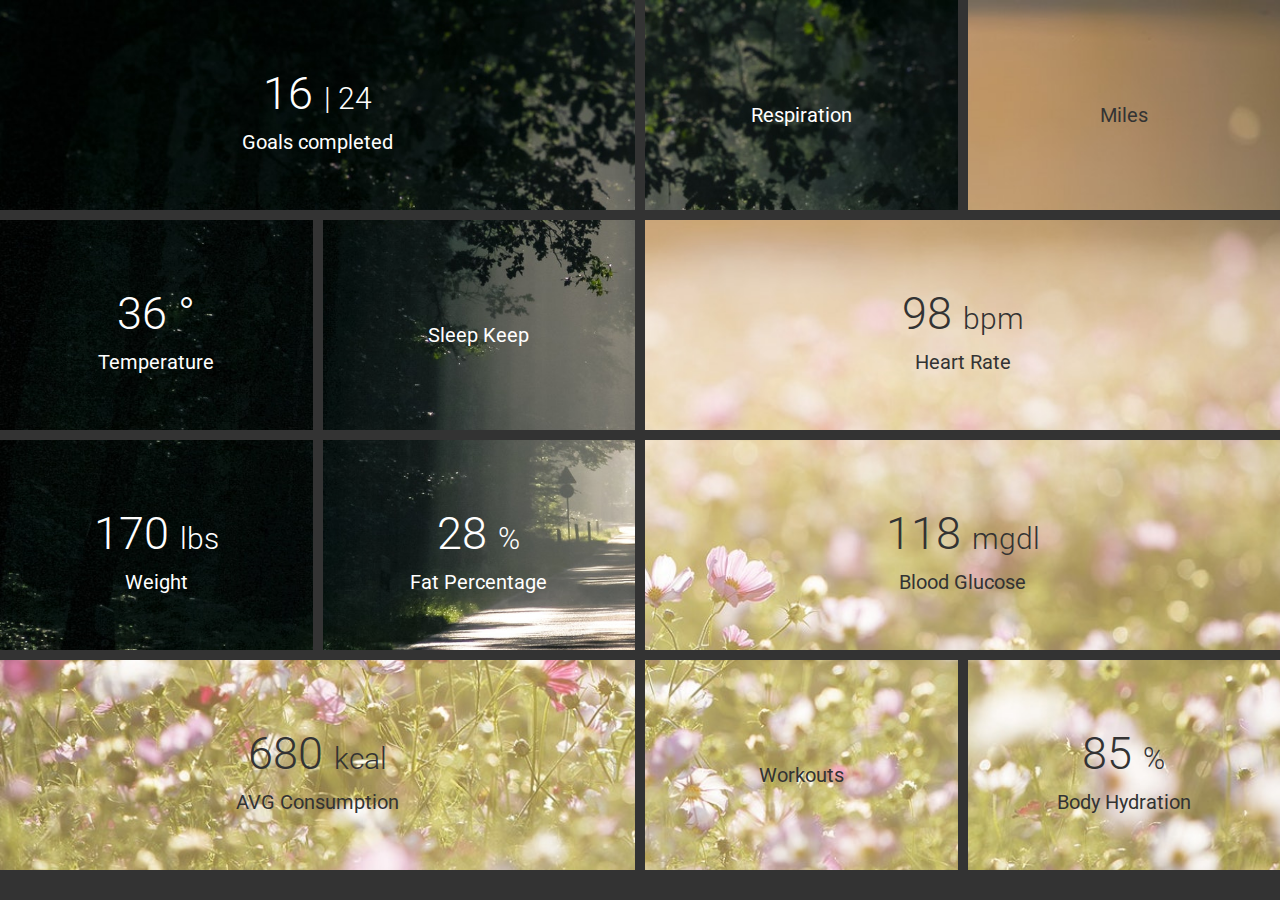
<file: css_grid_layout_with_image/index.html>
<!DOCTYPE html>
<html lang="en">
  <head>
    <meta charset="UTF-8" />
    <meta name="viewport" content="width=device-width, initial-scale=1.0" />
    <link
      rel="stylesheet"
      href="https://cdnjs.cloudflare.com/ajax/libs/font-awesome/5.13.0/css/all.min.css"
      integrity="sha256-h20CPZ0QyXlBuAw7A+KluUYx/3pK+c7lYEpqLTlxjYQ="
      crossorigin="anonymous"
    />
    <link rel="stylesheet" href="style.css" />
    <title>Document</title>
  </head>
  <body>
    <div class="container">
      <div class="bg1">
        <h2>16 <span>| 24</span></h2>
        <p>Goals completed</p>
      </div>
      <div class="bg1">
        <h2><i class="fas fa-battery-three-quarters"></i></h2>
        <p>Respiration</p>
      </div>
      <div class="bg2">
        <h2><i class="fas fa-running"></i></h2>
        <p>Miles</p>
      </div>
      <div class="bg1">
        <h2>36 &deg;</h2>
        <p>Temperature</p>
      </div>
      <div class="bg1">
        <h2><i class="fas fa-bed"></i></h2>
        <p>Sleep Keep</p>
      </div>
      <div class="bg2">
        <h2>98 <span>bpm</span></h2>
        <p>Heart Rate</p>
      </div>
      <div class="bg1">
        <h2>170 <span>lbs</span></h2>
        <p>Weight</p>
      </div>
      <div class="bg1">
        <h2>28 <span>%</span></h2>
        <p>Fat Percentage</p>
      </div>
      <div class="bg2">
        <h2>118 <span>mgdl</span></h2>
        <p>Blood Glucose</p>
      </div>
      <div class="bg2">
        <h2>680 <span>kcal</span></h2>
        <p>AVG Consumption</p>
      </div>
      <div class="bg2">
        <h2><i class="fas fa-dumbbell"></i></h2>
        <p>Workouts</p>
      </div>
      <div class="bg2">
        <h2>85 <span>%</span></h2>
        <p>Body Hydration</p>
      </div>
    </div>
  </body>
</html>
</file>
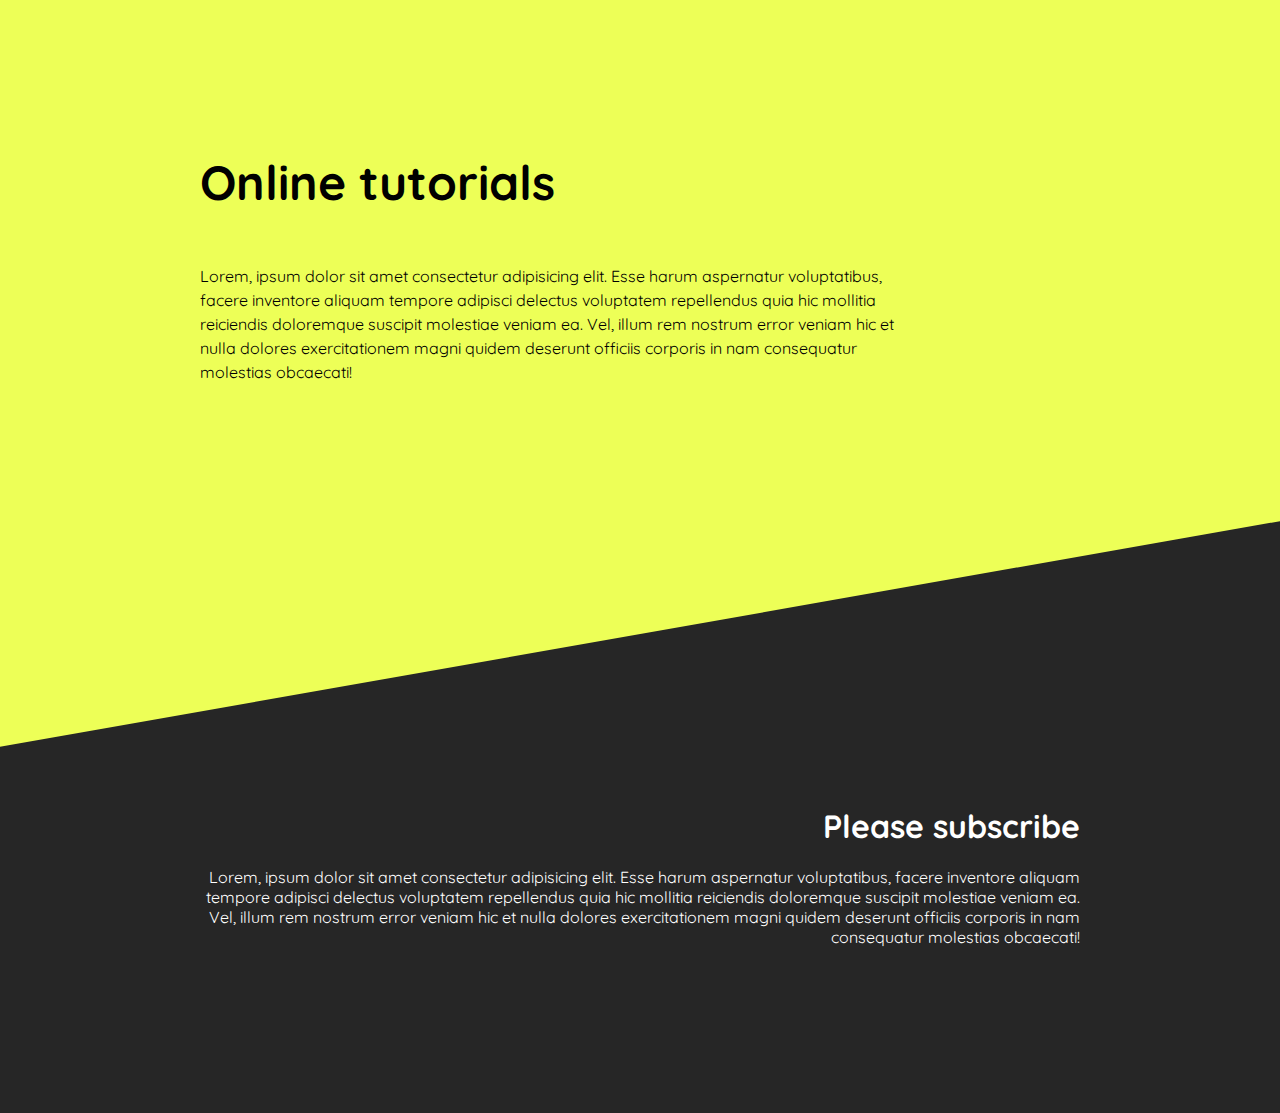
<file: skewed_background/index.html>
<!DOCTYPE html>
<html lang="en">
  <head>
    <meta charset="UTF-8" />
    <meta name="viewport" content="width=device-width, initial-scale=1.0" />
    <title>Document</title>
    <link rel="stylesheet" href="style.css" />
  </head>
  <body>
    <section class="skewedBox">
      <div class="container">
        <h1>Online tutorials</h1>
        <p>
          Lorem, ipsum dolor sit amet consectetur adipisicing elit. Esse harum
          aspernatur voluptatibus, facere inventore aliquam tempore adipisci
          delectus voluptatem repellendus quia hic mollitia reiciendis
          doloremque suscipit molestiae veniam ea. Vel, illum rem nostrum error
          veniam hic et nulla dolores exercitationem magni quidem deserunt
          officiis corporis in nam consequatur molestias obcaecati!
        </p>
      </div>
    </section>

    <section class="sect2">
      <h1>Please subscribe</h1>
      <p>
        Lorem, ipsum dolor sit amet consectetur adipisicing elit. Esse harum
        aspernatur voluptatibus, facere inventore aliquam tempore adipisci
        delectus voluptatem repellendus quia hic mollitia reiciendis doloremque
        suscipit molestiae veniam ea. Vel, illum rem nostrum error veniam hic et
        nulla dolores exercitationem magni quidem deserunt officiis corporis in
        nam consequatur molestias obcaecati!
      </p>
    </section>
  </body>
</html>
</file>
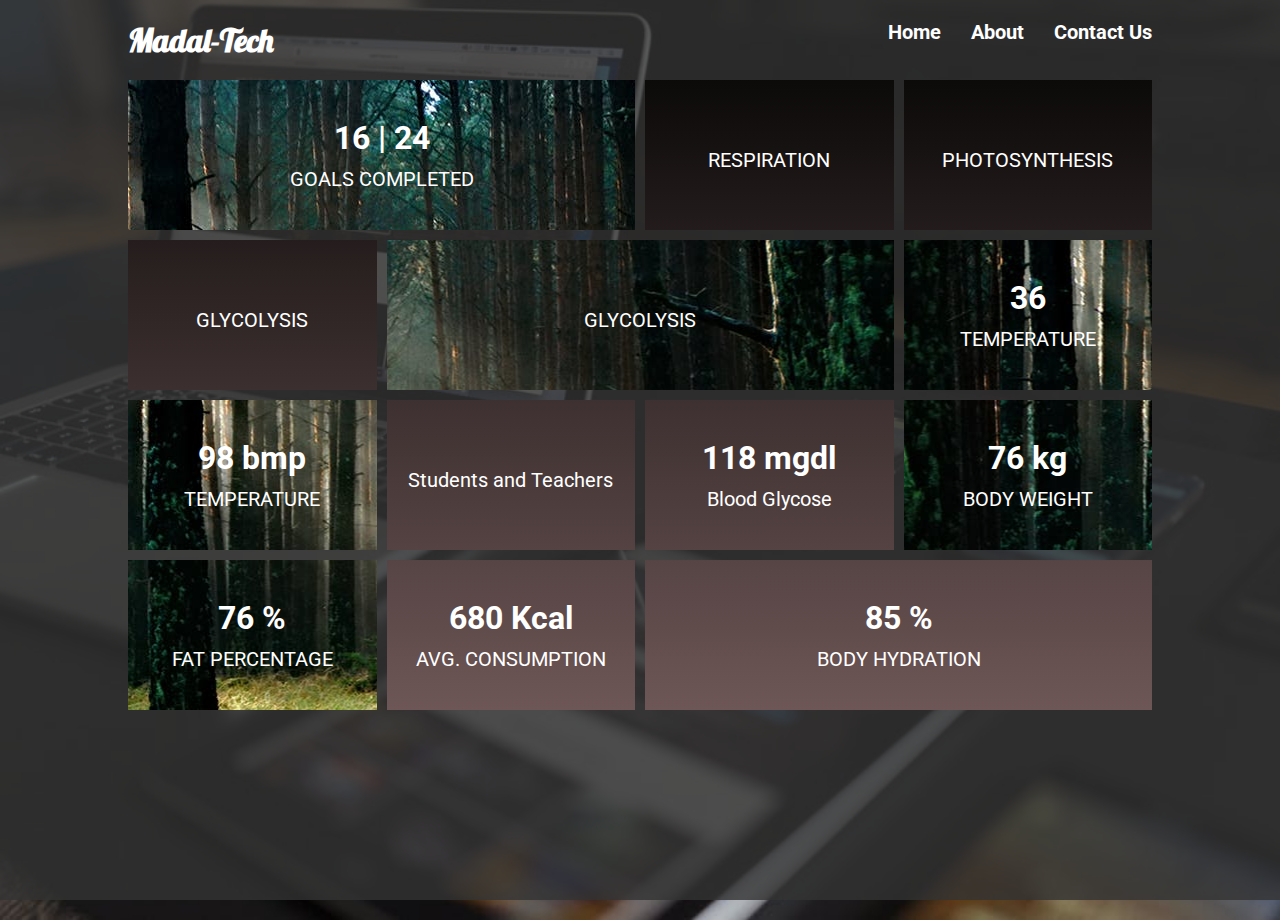
<file: wave_background/index.html>
<!DOCTYPE html>
<html lang="en">
  <head>
    <meta charset="UTF-8" />
    <meta name="viewport" content="width=device-width, initial-scale=1.0" />
    <link
      rel="stylesheet"
      href="https://cdnjs.cloudflare.com/ajax/libs/font-awesome/5.13.0/css/all.min.css"
      integrity="sha256-h20CPZ0QyXlBuAw7A+KluUYx/3pK+c7lYEpqLTlxjYQ="
      crossorigin="anonymous"
    />
    <link rel="stylesheet" href="style.css" />
    <title>Document</title>
  </head>
  <body>
    <div class="container">
      <header>
        <h1>Madal-Tech</h1>
        <nav>
          <ul>
            <li>Home</li>
            <li>About</li>
            <li>Contact Us</li>
          </ul>
        </nav>
      </header>
      <main>
        <div class="bg1">
          <h2>16 <span>| 24</span></h2>
          <p>GOALS COMPLETED</p>
        </div>
        <div class="bg2">
          <h2>
            <i class="fa fa-battery-three-quarters" aria-hidden="true"></i>
          </h2>
          <p>RESPIRATION</p>
        </div>
        <div class="bg2">
          <h2>
            <i class="fab fa-xing"></i>
          </h2>
          <p>PHOTOSYNTHESIS</p>
        </div>
        <div class="bg2">
          <h2>
            <i class="fab fa-usb"></i>
          </h2>
          <p>GLYCOLYSIS</p>
        </div>
        <div class="bg1">
          <h2>
            <i class="fas fa-basketball-ball"></i>
          </h2>
          <p>GLYCOLYSIS</p>
        </div>
        <div class="bg1">
          <h2>
            36
          </h2>
          <p>TEMPERATURE</p>
        </div>
        <div class="bg1">
          <h2>98 <span>bmp</span></h2>
          <p>TEMPERATURE</p>
        </div>
        <div class="bg2">
          <h2><i class="fas fa-bell"></i></h2>
          <p>Students and Teachers</p>
        </div>
        <div class="bg2">
          <h2>118 <span>mgdl</span></h2>
          <p>Blood Glycose</p>
        </div>
        <div class="bg1">
          <h2>76 kg</h2>
          <p>BODY WEIGHT</p>
        </div>
        <div class="bg1">
          <h2>76 %</h2>
          <p>FAT PERCENTAGE</p>
        </div>
        <div class="bg2">
          <h2>680 Kcal</h2>
          <p>AVG. CONSUMPTION</p>
        </div>
        <div class="bg2">
          <h2>85 %</h2>
          <p>BODY HYDRATION</p>
        </div>
      </main>
    </div>
    <section class="wave"></section>
    <section></section>
  </body>
</html>
</file>
<file: css_grid_layout_with_image/style.css>
@import url("https://fonts.googleapis.com/css2?family=Roboto:wght@300&display=swap");

* {
  box-sizing: border-box;
  margin: 0;
  padding: 0;
}

body {
  background-color: #333;
  color: #fff;
  font-family: "Roboto", sans-serif;
}

h2 {
  font-size: 45px;
  font-weight: 300;
  margin: 10px;
}

h2 span {
  font-size: 30px;
}

p {
  font-size: 20px;
}

.container {
  display: grid;
  grid-template-columns: repeat(4, 1fr);
  grid-gap: 10px;
}

.container > div {
  cursor: pointer;
  height: 210px;
  background-size: cover;
  background-attachment: fixed;
  display: flex;
  flex-direction: column;
  align-items: center;
  justify-content: center;
  text-align: center;

  transition: all 0.5s;
}

.container > div:hover {
  opacity: 0.7;
  transform: scale(0.98);
}

.container > div:nth-of-type(1) {
  grid-column: 1/3;
}

.container > div:nth-of-type(6) {
  grid-column: 3/5;
}

.container > div:nth-of-type(9) {
  grid-column: 3/5;
}

.container > div:nth-of-type(10) {
  grid-column: 1/3;
}

.bg1 {
  background: url("./img/bg1.jpg");
}

.bg2 {
  background-image: url("./img/bg2.jpg");
  color: #333;
}
</file>
<file: skewed_background/style.css>
@import url("https://fonts.googleapis.com/css2?family=Quicksand&display=swap");
body {
  margin: 0;
  padding: 0;
  box-sizing: border-box;
  background: #262626;
  font-family: "Quicksand", sans-serif;
}
.skewedBox {
  background-color: #edff57;
  padding: 100px 0;
  transform: skew(0deg, -10deg) translateY(-150px);
}

.container {
  padding: 150px 200px;
  transform: skew(0deg, 10deg);
}

.container h1 {
  padding: 20px 0;
  font-size: 3em;
}

.container p {
  width: 80%;
  font-size: 1em;
  margin: 0;
  padding: 0;
  line-height: 1.5em;
}

.sect2 {
  color: #fff;
  padding: 0 200px 150px;
  text-align: right;
}
</file>
<file: wave_background/style.css>
@import url("https://fonts.googleapis.com/css2?family=Lobster&display=swap");
@import url("https://fonts.googleapis.com/css2?family=Lobster&family=Roboto:wght@300&display=swap");
* {
  margin: 0;
  padding: 0;
}

body {
  background: url("img/bg.jpg") no-repeat;
  background-size: cover;
  min-height: 100vh;
  font-family: "Roboto", sans-serif;
  overflow: hidden;
}

body:before {
  content: "";
  position: absolute;
  top: 0;
  left: 0;
  width: 100%;
  min-height: 100vh;
  background-color: #333;
  opacity: 0.8;
}

.wave:before {
  content: "";
  position: absolute;
  bottom: 0;
  left: 0;
  background: url("img/wave.png");
  width: 100%;
  /* height: 255px; */
}
.container {
  position: relative;
  width: 80%;
  margin: auto;
  color: #fff;
}

header {
  display: flex;
  justify-content: space-between;
  margin-top: 20px;
  margin-bottom: 20px;
}

h1 {
  font-family: "Lobster", cursive;
}

nav ul {
  display: flex;
  flex-wrap: wrap;
  transition: all 0.5s;
}

nav ul li {
  margin-left: 30px;
  list-style: none;
  font-size: 20px;
  font-weight: bold;
}

nav ul li:hover {
  cursor: pointer;
  width: 100px;
  height: 40px;
  background-color: #fff;
  color: #333;
  text-align: center;
  display: flex;
  justify-content: center;
  align-items: center;
  border-radius: 5px;
}

main {
  display: grid;
  grid-template-columns: repeat(4, 1fr);
  grid-gap: 10px;
}

h2 {
  font-size: 32px;
  margin-bottom: 10px;
}
p {
  font-size: 20px;
}
.fa,
.fas,
.fab {
  font-size: 50px;
}

main > div {
  cursor: pointer;
  height: 150px;
  display: flex;
  flex-direction: column;
  justify-content: center;
  align-items: center;
  text-align: center;
  transition: all 0.5s;
}

main > div:hover {
  transform: scale(0.98);
  opacity: 0.7;
}

main > div:nth-of-type(1) {
  grid-column: 1/3;
}

main > div:nth-of-type(5) {
  grid-column: 2/4;
}

main > div:nth-of-type(13) {
  grid-column: 3/5;
}

img {
  width: 80%;
}

.bg1 {
  background: url("./img/forest-the-sun-morning-tucholskie-158251.jpeg");
  background-attachment: fixed;
  color: #fff;
}

.bg2 {
  background: linear-gradient(black, rgb(139, 109, 109));
  background-attachment: fixed;
  color: #fff;
}
</file>
